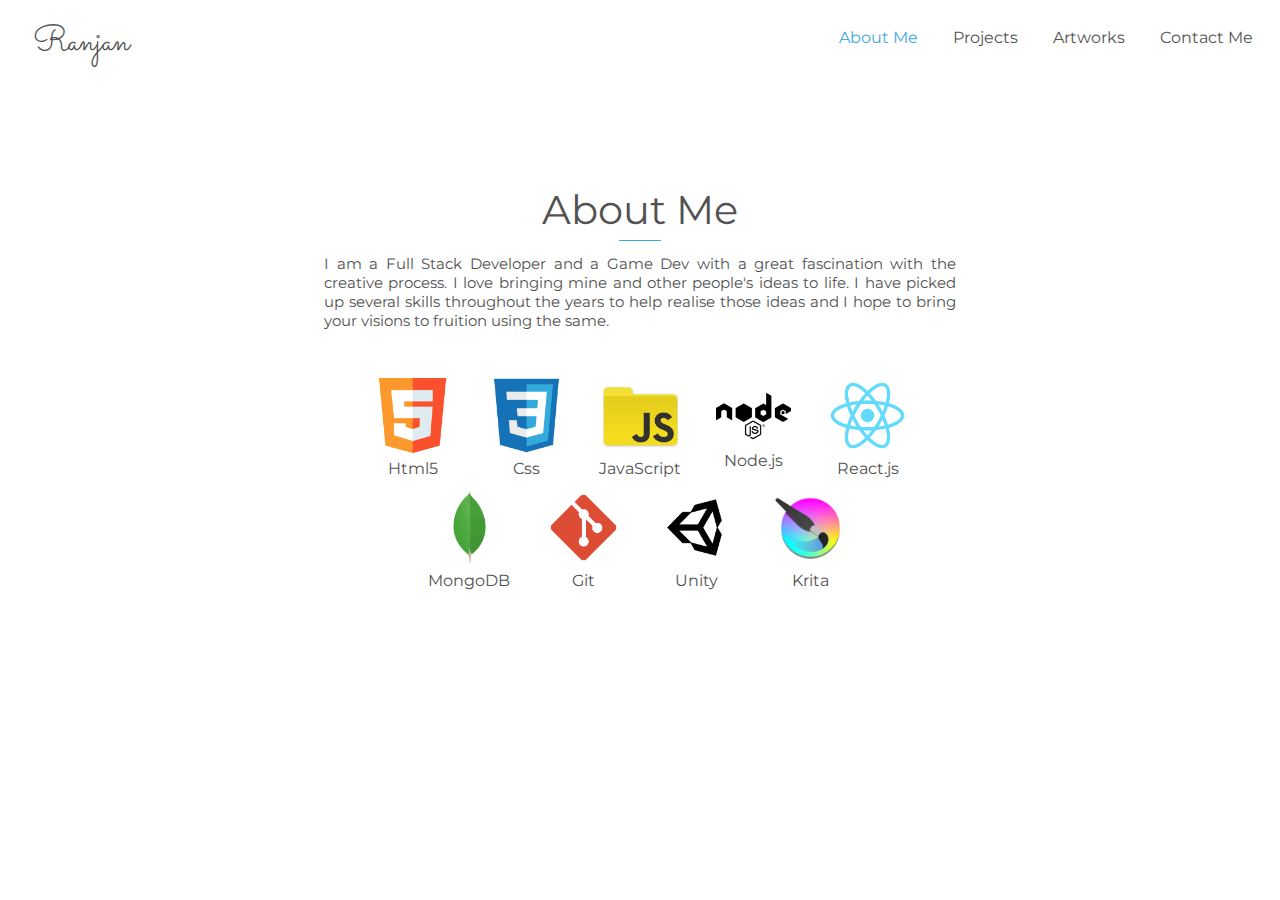
<file: about.html>
<html>

<head>
    <link rel="stylesheet"
          href="index.css">
    <link rel="stylesheet"
          href="aboutstyles.css">
</head>

<body>
    <div class="header">
        <div class="title">
            <a href="/index.html">Ranjan</a>

        </div>
        <div class="navmenu">
            <div class="small-menu">

                <div class="current">
                    <a href="/about.html">
                        About Me
                    </a>
                </div>
                <div>
                    <a href="/projects.html">

                        Projects
                    </a>
                </div>
                <div>
                    <a href="/art.html">

                        Artworks
                    </a>
                </div>
                <div class="contact">
                    <a href="/contact.html">
                        Contact Me
                    </a>
                </div>
            </div>

        </div>
    </div>
    <div class="content">
        <span style="font-size: 40px;">About Me</span>
        <div class="border-small"></div>

        <span class="about">I am a Full Stack Developer and a Game Dev with a
            great
            fascination with the
            creative process. I love bringing mine and other people's ideas to life.
            I have picked up several skills throughout the years to help realise those ideas and I hope to bring your
            visions to fruition using the same. </span>
        <div class="skills">
            <div class="skill-item"><img src="assets/logos/html.png"><span style="margin-top: 5%;"> Html5 </span> </div>
            <div class="skill-item"> <img src="assets/logos/css.png"><span style="margin-top: 5%;"> Css </span></div>
            <div class="skill-item"> <img src="assets/logos/js.png"><span style="margin-top: 5%;"> JavaScript </span>
            </div>
            <div class="skill-item"> <img src="assets/logos/node.png"> <span style="margin-top: 5%;"> Node.js </span>
            </div>
            <div class="skill-item"> <img src="assets/logos/react.png"><span style="margin-top: 5%;"> React.js </span>
            </div>
            <div class="skill-item"> <img src="assets/logos/mongodb.png"><span style="margin-top: 5%;"> MongoDB </span>
            </div>
            <div class="skill-item"> <img src="assets/logos/git.png"><span style="margin-top: 5%;"> Git </span></div>
            <div class="skill-item"> <img src="assets/logos/unity.png"><span style="margin-top: 5%;"> Unity </span>
            </div>
            <div class="skill-item"> <img src="assets/logos/krita.png"><span style="margin-top: 5%;"> Krita </span>
            </div>
        </div>
    </div>
</body>

</html>
</file>
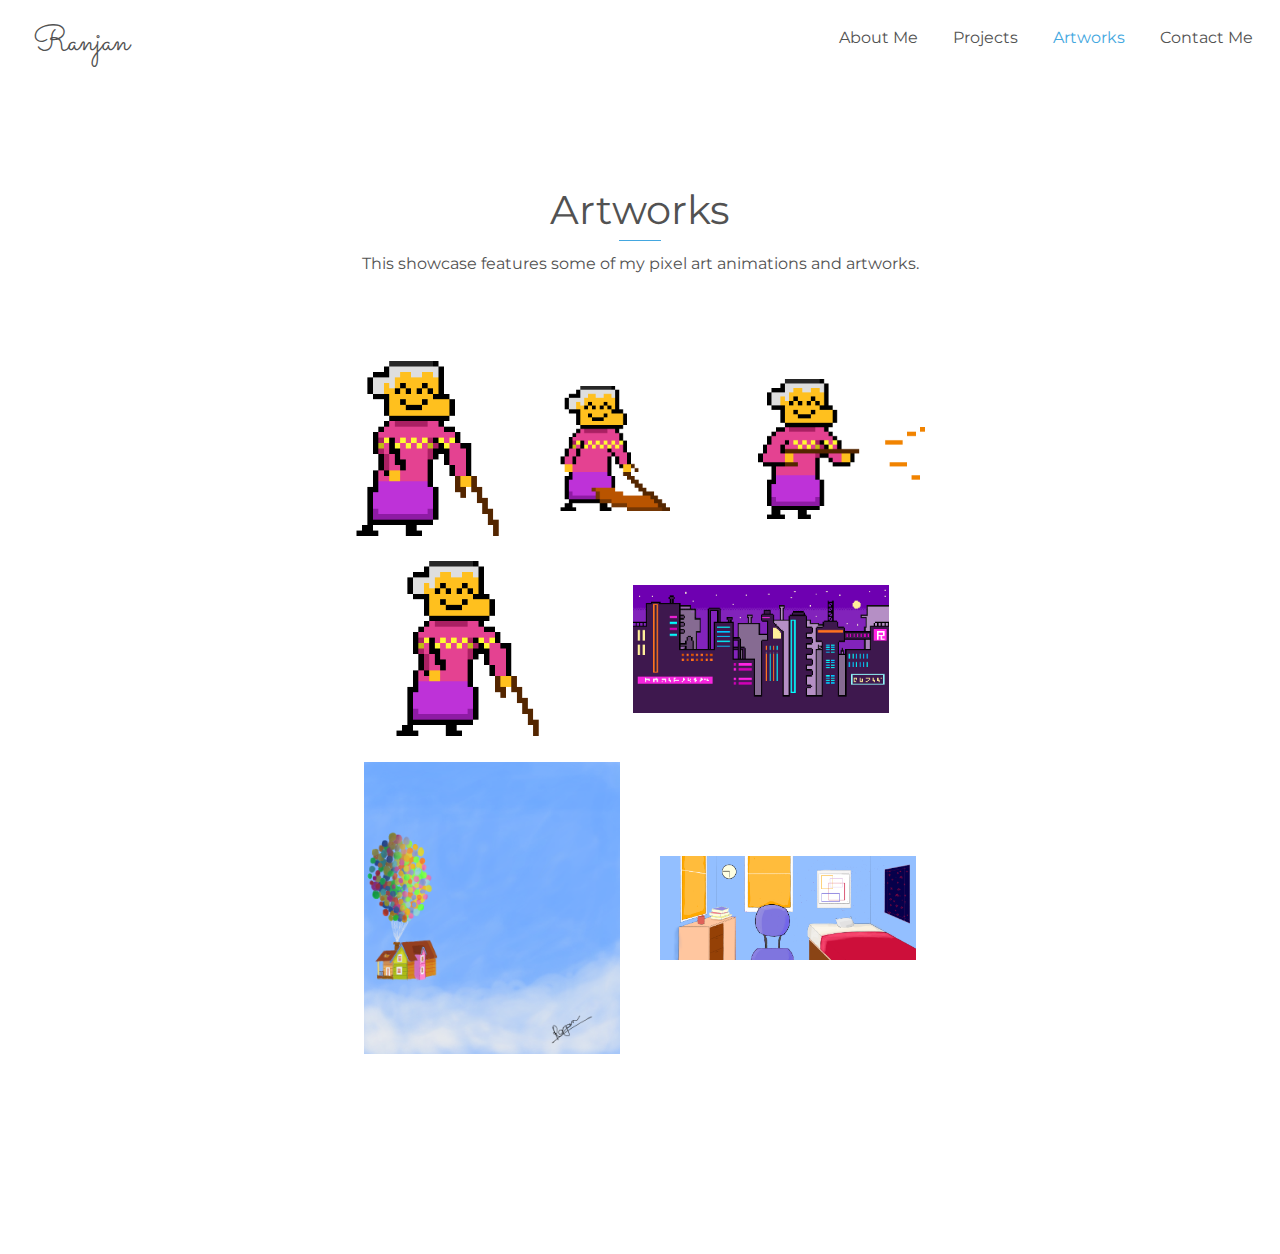
<file: art.html>
<html>

<head>
    <link rel="stylesheet"
          href="index.css">
          <link rel="stylesheet"
          href="artstyles.css">
</head>

<body>
    <div class="header">
        <div class="title">
            <a href="/index.html">Ranjan</a>
        </div>
        <div class="navmenu">
            <div class="small-menu">

                <div>
                    <a href="/about.html">
                        About Me
                    </a>
                </div>
                <div>
                    <a href="/projects.html">

                        Projects
                    </a>
                </div>
                <div class="current">
                    <a href="/art.html">

                        Artworks
                    </a>
                </div>
                <div class="contact">
                    <a href="/contact.html">
                        Contact Me
                    </a>
                </div>
            </div>

        </div>
    </div>
    <div class="content" style="height: 120% !important;">
        <span style="font-size: 40px;">Artworks</span>
        <div class="border-small"></div>
        <span style="margin-top: 1%;"> This showcase features some of my pixel art animations and artworks.
        </span>
    <div class="pictures">
        <img src="assets/Arts/grandma_move.gif">
        <img src="assets/Arts/grandma_attack.gif">
        <img src="assets/Arts/grandma_shoott.gif">
        <img src="assets/Arts/grandma_move.gif">
        <img src="assets/Arts/background1.png" style="width: 256px;">
        <img src="assets/Arts/pain.png" style="width: 256px;">
        <img src="assets/Arts/beautyroom.png" style="width: 256px;">

    </div>
    </div>
</body>

</html>
</file>
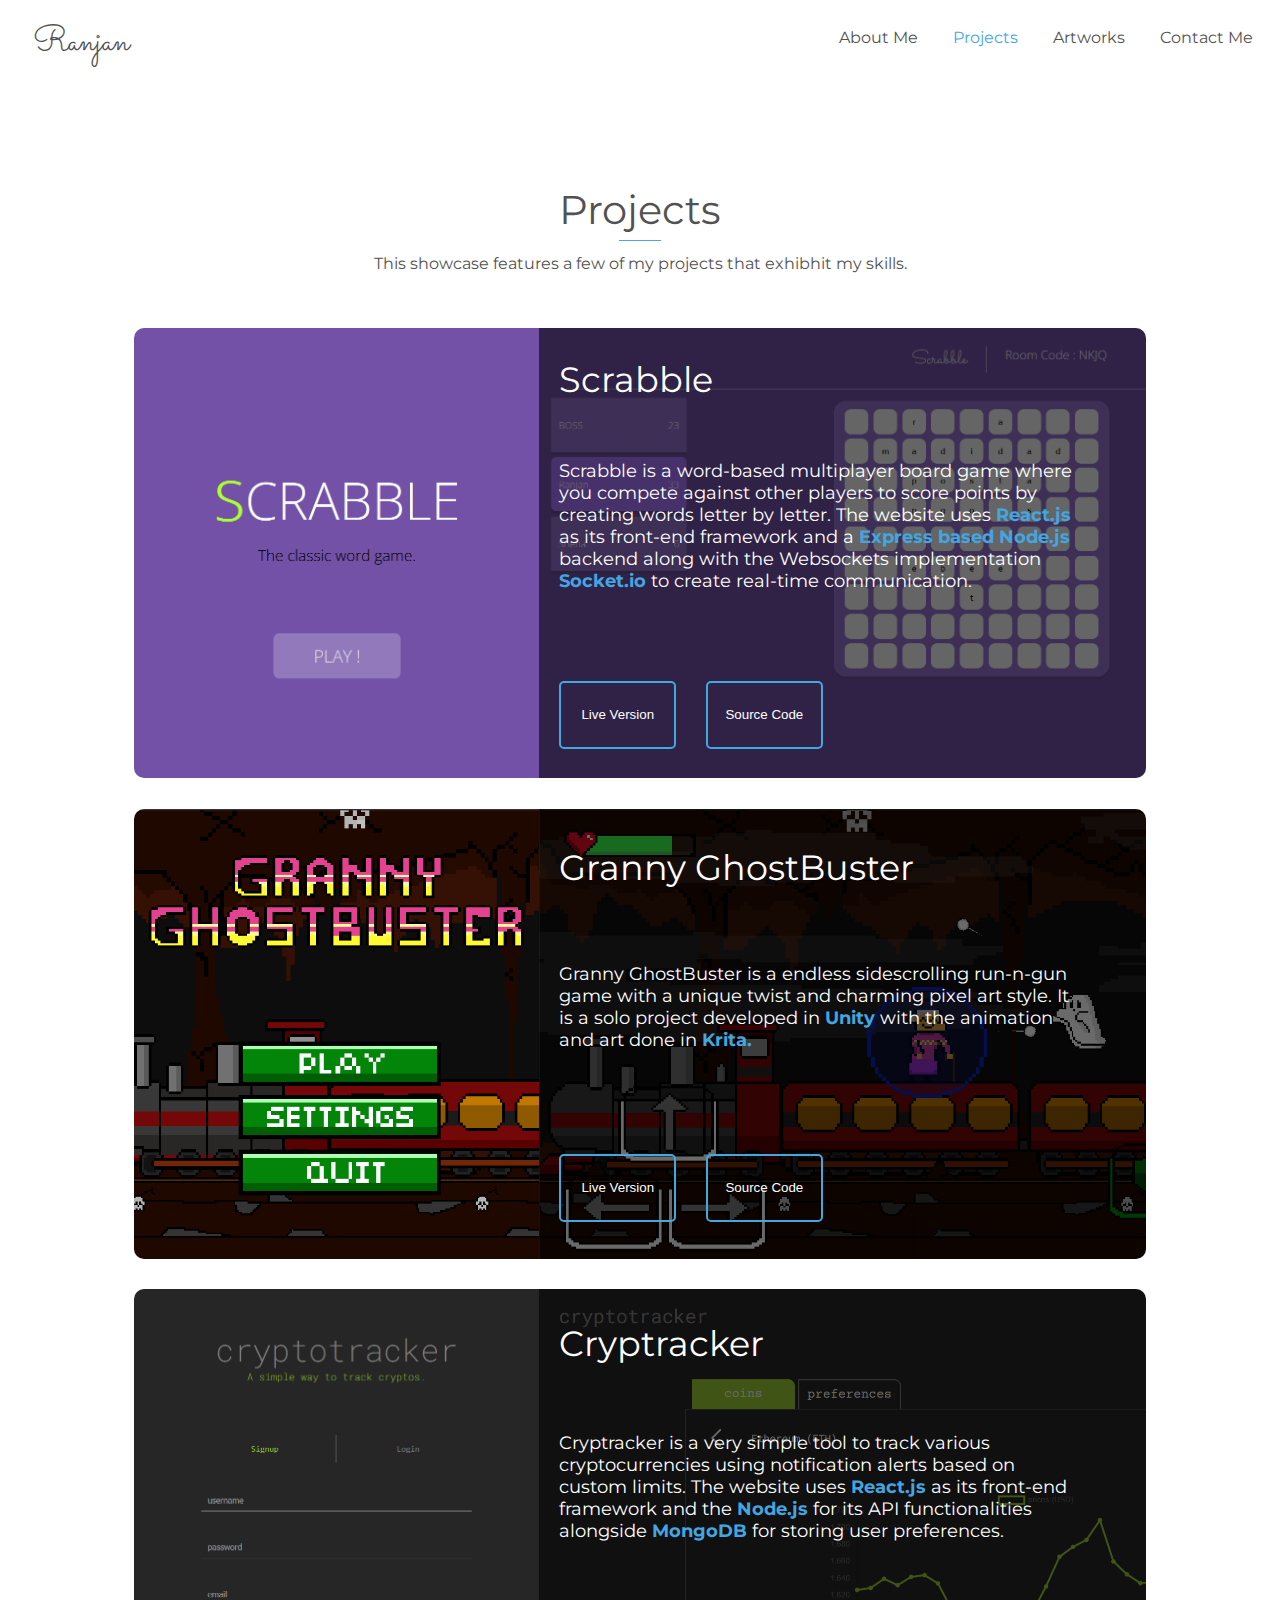
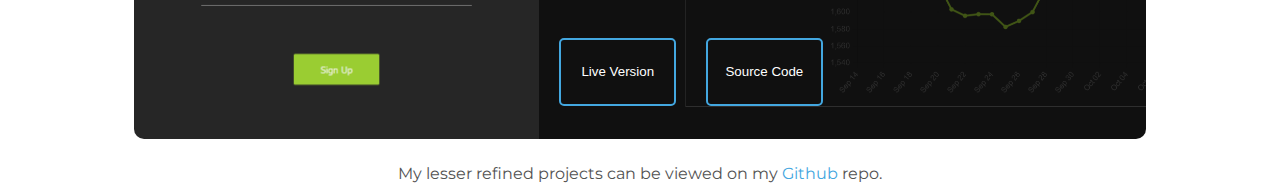
<file: projects.html>
<html>

<head>
    <link rel="stylesheet"
          href="index.css">
    <link rel="stylesheet"
          href="projectstyles.css">
</head>

<body>
    <div class="header">
        <div class="title">
            <a href="/index.html">Ranjan</a>

        </div>
        <div class="navmenu">
            <div class="small-menu">

                <div>
                    <a href="/about.html">
                        About Me
                    </a>
                </div>
                <div class="current">
                    <a href="/projects.html">

                        Projects
                    </a>
                </div>
                <div>
                    <a href="/art.html">

                        Artworks
                    </a>
                </div>
                <div class="contact">
                    <a href="/contact.html">
                        Contact Me
                    </a>
                </div>
            </div>

        </div>
    </div>
    <div class="content"
         style="height: auto;">
        <span style="font-size: 40px">Projects</span>
        <div class="border-small"></div>
        <span style="margin-top: 1%;"> This showcase features a few of my projects that exhibhit my skills.
        </span>
        <div class="projects">
            <div class="project-item"
                 id="scrabble">
                <img class="project-logo"
                     src="assets/scrabble.png">
                <div class="project-info">
                    <span style="font-size: 35px;">Scrabble</span>
                    <div class="project-desc">
                        Scrabble is a word-based multiplayer board game where you compete against other players to score
                        points by creating words letter by letter. The website uses <span
                              style="font-weight: bolder;color: #43A6E0;">React.js</span> as its front-end framework and
                        a <span style="font-weight: bolder;color: #43A6E0;">Express based Node.js</span> backend along
                        with the Websockets implementation <span
                              style="font-weight: bolder;color: #43A6E0;">Socket.io</span> to create real-time
                        communication.
                    </div>
                    <div class="buttons">
                        <a href="https://scrabbble.netlify.app/"
                           class="blue-button"
                           target="_blank"> <button>Live Version</button> </a>
                        <a href="https://github.com/ranjan210/scrabble-frontend"
                           class="blue-button"
                           target="_blank"> <button>Source Code</button> </a>
                    </div>
                </div>
            </div>

            <div class="project-item"
                 id="granny-ghostbuster">
                <img class="project-logo"
                     src="assets/title.png">
                <div class="project-info"
                     style="background-image: url(assets/gameplay.png);">
                    <span style="font-size: 35px;">Granny GhostBuster</span>
                    <div class="project-desc">
                        Granny GhostBuster is a endless sidescrolling run-n-gun game with a unique twist and charming
                        pixel art style. It is a solo project developed in <span
                              style="font-weight: bolder;color: #43A6E0;">Unity</span>
                        with the animation and art done in<span style="font-weight: bolder;color: #43A6E0;">
                            Krita.</span>
                    </div>
                    <div class="buttons">
                        <a href="https://play.google.com/store/apps/details?id=com.Clawon.GrannyGhostBuster"
                           class="blue-button"
                           target="_blank"> <button>Live Version</button> </a>
                        <a href="https://github.com/ranjan210/Granny-Ghostbuster"
                           class="blue-button"
                           target="_blank"><button>Source Code</button></a>
                    </div>
                </div>
            </div>
            <div class="project-item"
                 id="cryptracker">
                <img class="project-logo"
                     src="assets/crypttracker-cover.png">
                <div class="project-info"
                     style="background-image: url(assets/cryptracker-2.png);">
                    <span style="font-size: 35px;">Cryptracker</span>
                    <div class="project-desc">
                        Cryptracker is a very simple tool to track various cryptocurrencies using notification alerts
                        based on custom limits. The website uses
                        <span style="font-weight: bolder;color: #43A6E0;">React.js</span> as its front-end framework and
                        the
                        <span style="font-weight: bolder;color: #43A6E0;">Node.js</span> for its API functionalities
                        alongside <span style="font-weight: bolder;color: #43A6E0;">MongoDB</span> for storing user preferences.

                    </div>
                    <div class="buttons">
                        <a href="https://cryptracker-lite.netlify.app/"
                           class="blue-button"
                           target="_blank"> <button>Live Version</button> </a>
                        <a href="https://github.com/ranjan210/cryptotracker-frontend"
                           class="blue-button"
                           target="_blank"><button>Source Code</button></a>
                    </div>
                </div>
            </div>
        </div>
        <span style="margin-top: 2%;"> My lesser refined projects can be viewed on my <a
               href="https://github.com/ranjan210"
               target="_blank"
               style="color: #43A6E0;">Github </a> repo. </span>
    </div>
</body>

</html>
</file>
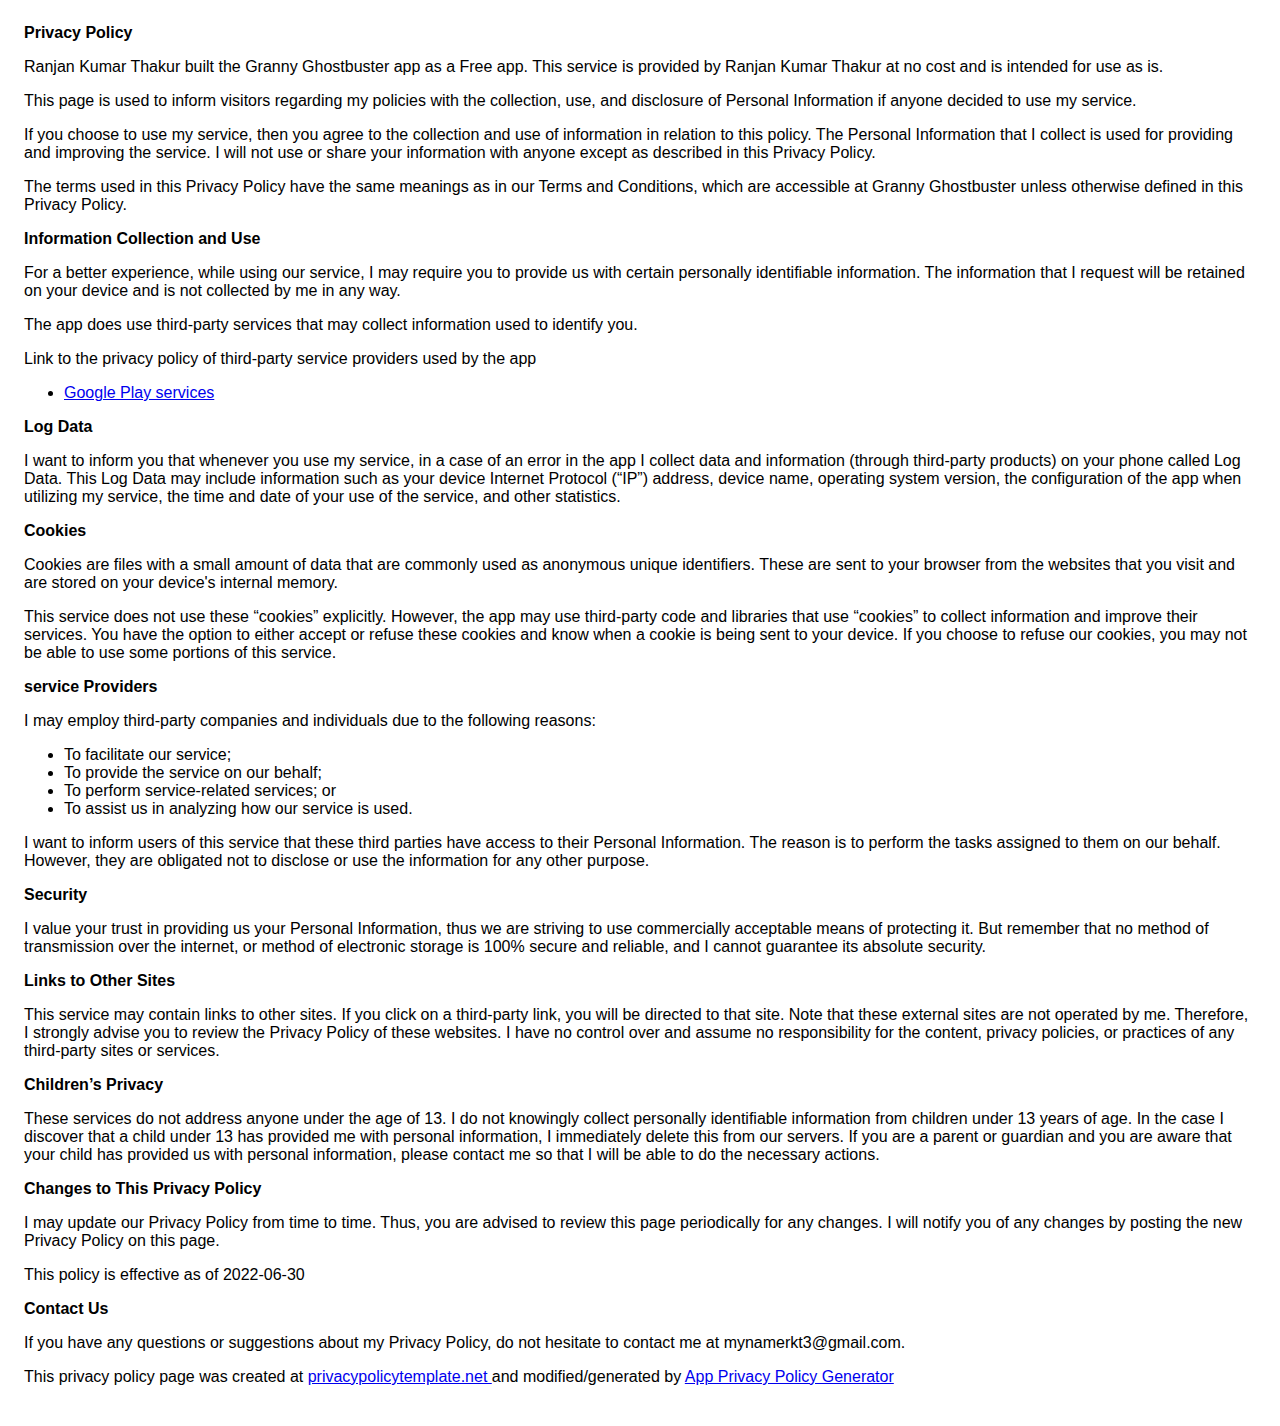
<file: PrivacyPolicy/policy.html>
<!DOCTYPE html>
    <html>
    <head>
      <meta charset='utf-8'>
      <meta name='viewport' content='width=device-width'>
      <title>Privacy Policy</title>
      <style> body { font-family: 'Helvetica Neue', Helvetica, Arial, sans-serif; padding:1em; } </style>
    </head>
    <body>
    <strong>Privacy Policy</strong> <p>
                  Ranjan Kumar Thakur built the Granny Ghostbuster app as
                  a Free app. This service is provided by
                  Ranjan Kumar Thakur at no cost and is intended for use as
                  is.
                </p> <p>
                  This page is used to inform visitors regarding my
                  policies with the collection, use, and disclosure of Personal
                  Information if anyone decided to use my service.
                </p> <p>
                  If you choose to use my service, then you agree to
                  the collection and use of information in relation to this
                  policy. The Personal Information that I collect is
                  used for providing and improving the service. I will not use or share your information with
                  anyone except as described in this Privacy Policy.
                </p> <p>
                  The terms used in this Privacy Policy have the same meanings
                  as in our Terms and Conditions, which are accessible at
                  Granny Ghostbuster unless otherwise defined in this Privacy Policy.
                </p> <p><strong>Information Collection and Use</strong></p> <p>
                  For a better experience, while using our service, I
                  may require you to provide us with certain personally
                  identifiable information. The information that
                  I request will be retained on your device and is not collected by me in any way.
                </p> <div><p>
                    The app does use third-party services that may collect
                    information used to identify you.
                  </p> <p>
                    Link to the privacy policy of third-party service providers used
                    by the app
                  </p> <ul><li><a href="https://www.google.com/policies/privacy/" target="_blank" rel="noopener noreferrer">Google Play services</a></li><!----><!----><!----><!----><!----><!----><!----><!----><!----><!----><!----><!----><!----><!----><!----><!----><!----><!----><!----><!----><!----><!----><!----><!----><!----><!----><!----></ul></div> <p><strong>Log Data</strong></p> <p>
                  I want to inform you that whenever you
                  use my service, in a case of an error in the app
                  I collect data and information (through third-party
                  products) on your phone called Log Data. This Log Data may
                  include information such as your device Internet Protocol
                  (“IP”) address, device name, operating system version, the
                  configuration of the app when utilizing my service,
                  the time and date of your use of the service, and other
                  statistics.
                </p> <p><strong>Cookies</strong></p> <p>
                  Cookies are files with a small amount of data that are
                  commonly used as anonymous unique identifiers. These are sent
                  to your browser from the websites that you visit and are
                  stored on your device's internal memory.
                </p> <p>
                  This service does not use these “cookies” explicitly. However,
                  the app may use third-party code and libraries that use
                  “cookies” to collect information and improve their services.
                  You have the option to either accept or refuse these cookies
                  and know when a cookie is being sent to your device. If you
                  choose to refuse our cookies, you may not be able to use some
                  portions of this service.
                </p> <p><strong>service Providers</strong></p> <p>
                  I may employ third-party companies and
                  individuals due to the following reasons:
                </p> <ul><li>To facilitate our service;</li> <li>To provide the service on our behalf;</li> <li>To perform service-related services; or</li> <li>To assist us in analyzing how our service is used.</li></ul> <p>
                  I want to inform users of this service
                  that these third parties have access to their Personal
                  Information. The reason is to perform the tasks assigned to
                  them on our behalf. However, they are obligated not to
                  disclose or use the information for any other purpose.
                </p> <p><strong>Security</strong></p> <p>
                  I value your trust in providing us your
                  Personal Information, thus we are striving to use commercially
                  acceptable means of protecting it. But remember that no method
                  of transmission over the internet, or method of electronic
                  storage is 100% secure and reliable, and I cannot
                  guarantee its absolute security.
                </p> <p><strong>Links to Other Sites</strong></p> <p>
                  This service may contain links to other sites. If you click on
                  a third-party link, you will be directed to that site. Note
                  that these external sites are not operated by me.
                  Therefore, I strongly advise you to review the
                  Privacy Policy of these websites. I have
                  no control over and assume no responsibility for the content,
                  privacy policies, or practices of any third-party sites or
                  services.
                </p> <p><strong>Children’s Privacy</strong></p> <div><p>
                    These services do not address anyone under the age of 13.
                    I do not knowingly collect personally
                    identifiable information from children under 13 years of age. In the case
                    I discover that a child under 13 has provided
                    me with personal information, I immediately
                    delete this from our servers. If you are a parent or guardian
                    and you are aware that your child has provided us with
                    personal information, please contact me so that
                    I will be able to do the necessary actions.
                  </p></div> <!----> <p><strong>Changes to This Privacy Policy</strong></p> <p>
                  I may update our Privacy Policy from
                  time to time. Thus, you are advised to review this page
                  periodically for any changes. I will
                  notify you of any changes by posting the new Privacy Policy on
                  this page.
                </p> <p>This policy is effective as of 2022-06-30</p> <p><strong>Contact Us</strong></p> <p>
                  If you have any questions or suggestions about my
                  Privacy Policy, do not hesitate to contact me at mynamerkt3@gmail.com.
                </p> <p>This privacy policy page was created at <a href="https://privacypolicytemplate.net" target="_blank" rel="noopener noreferrer">privacypolicytemplate.net </a>and modified/generated by <a href="https://app-privacy-policy-generator.nisrulz.com/" target="_blank" rel="noopener noreferrer">App Privacy Policy Generator</a></p>
    </body>
    </html>
</file>
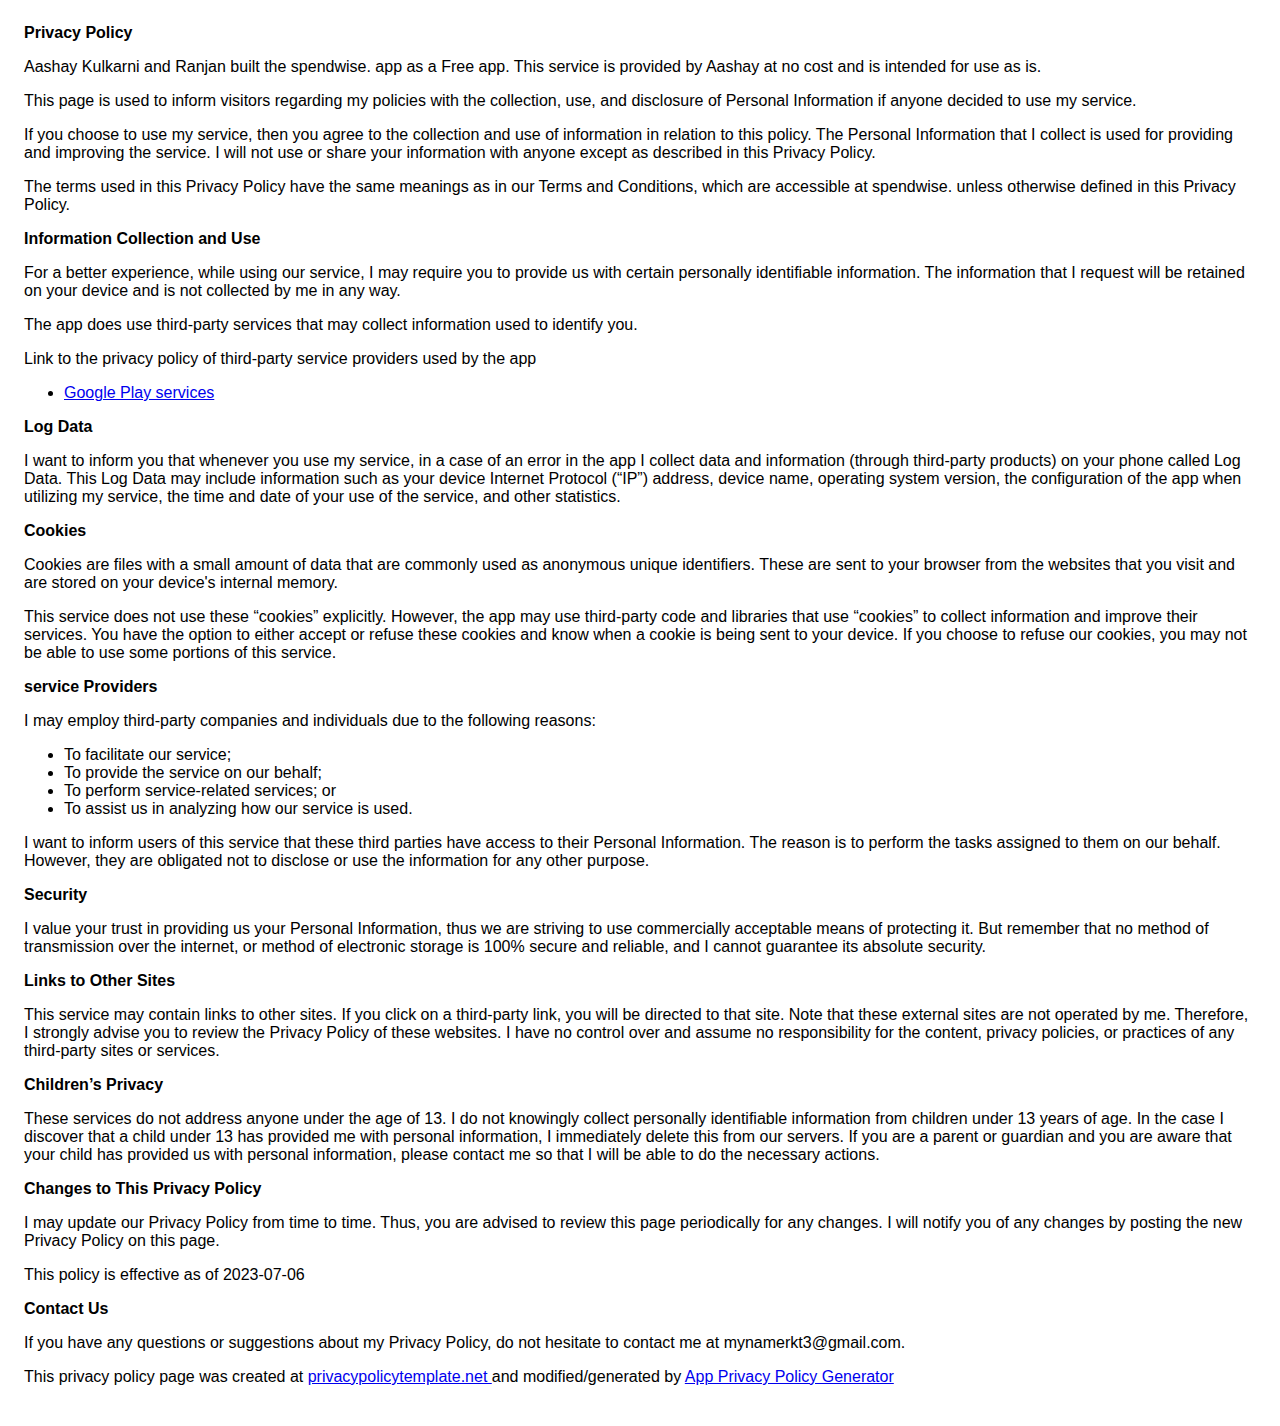
<file: PrivacyPolicy/policy2.html>
<!DOCTYPE html>
    <html>
    <head>
      <meta charset='utf-8'>
      <meta name='viewport' content='width=device-width'>
      <title>Privacy Policy</title>
      <style> body { font-family: 'Helvetica Neue', Helvetica, Arial, sans-serif; padding:1em; } </style>
    </head>
    <body>
    <strong>Privacy Policy</strong> <p>
                  Aashay Kulkarni and Ranjan built the spendwise. app as
                  a Free app. This service is provided by
                  Aashay at no cost and is intended for use as
                  is.
                </p> <p>
                  This page is used to inform visitors regarding my
                  policies with the collection, use, and disclosure of Personal
                  Information if anyone decided to use my service.
                </p> <p>
                  If you choose to use my service, then you agree to
                  the collection and use of information in relation to this
                  policy. The Personal Information that I collect is
                  used for providing and improving the service. I will not use or share your information with
                  anyone except as described in this Privacy Policy.
                </p> <p>
                  The terms used in this Privacy Policy have the same meanings
                  as in our Terms and Conditions, which are accessible at
                  spendwise. unless otherwise defined in this Privacy Policy.
                </p> <p><strong>Information Collection and Use</strong></p> <p>
                  For a better experience, while using our service, I
                  may require you to provide us with certain personally
                  identifiable information. The information that
                  I request will be retained on your device and is not collected by me in any way.
                </p> <div><p>
                    The app does use third-party services that may collect
                    information used to identify you.
                  </p> <p>
                    Link to the privacy policy of third-party service providers used
                    by the app
                  </p> <ul><li><a href="https://www.google.com/policies/privacy/" target="_blank" rel="noopener noreferrer">Google Play services</a></li><!----><!----><!----><!----><!----><!----><!----><!----><!----><!----><!----><!----><!----><!----><!----><!----><!----><!----><!----><!----><!----><!----><!----><!----><!----><!----><!----></ul></div> <p><strong>Log Data</strong></p> <p>
                  I want to inform you that whenever you
                  use my service, in a case of an error in the app
                  I collect data and information (through third-party
                  products) on your phone called Log Data. This Log Data may
                  include information such as your device Internet Protocol
                  (“IP”) address, device name, operating system version, the
                  configuration of the app when utilizing my service,
                  the time and date of your use of the service, and other
                  statistics.
                </p> <p><strong>Cookies</strong></p> <p>
                  Cookies are files with a small amount of data that are
                  commonly used as anonymous unique identifiers. These are sent
                  to your browser from the websites that you visit and are
                  stored on your device's internal memory.
                </p> <p>
                  This service does not use these “cookies” explicitly. However,
                  the app may use third-party code and libraries that use
                  “cookies” to collect information and improve their services.
                  You have the option to either accept or refuse these cookies
                  and know when a cookie is being sent to your device. If you
                  choose to refuse our cookies, you may not be able to use some
                  portions of this service.
                </p> <p><strong>service Providers</strong></p> <p>
                  I may employ third-party companies and
                  individuals due to the following reasons:
                </p> <ul><li>To facilitate our service;</li> <li>To provide the service on our behalf;</li> <li>To perform service-related services; or</li> <li>To assist us in analyzing how our service is used.</li></ul> <p>
                  I want to inform users of this service
                  that these third parties have access to their Personal
                  Information. The reason is to perform the tasks assigned to
                  them on our behalf. However, they are obligated not to
                  disclose or use the information for any other purpose.
                </p> <p><strong>Security</strong></p> <p>
                  I value your trust in providing us your
                  Personal Information, thus we are striving to use commercially
                  acceptable means of protecting it. But remember that no method
                  of transmission over the internet, or method of electronic
                  storage is 100% secure and reliable, and I cannot
                  guarantee its absolute security.
                </p> <p><strong>Links to Other Sites</strong></p> <p>
                  This service may contain links to other sites. If you click on
                  a third-party link, you will be directed to that site. Note
                  that these external sites are not operated by me.
                  Therefore, I strongly advise you to review the
                  Privacy Policy of these websites. I have
                  no control over and assume no responsibility for the content,
                  privacy policies, or practices of any third-party sites or
                  services.
                </p> <p><strong>Children’s Privacy</strong></p> <div><p>
                    These services do not address anyone under the age of 13.
                    I do not knowingly collect personally
                    identifiable information from children under 13 years of age. In the case
                    I discover that a child under 13 has provided
                    me with personal information, I immediately
                    delete this from our servers. If you are a parent or guardian
                    and you are aware that your child has provided us with
                    personal information, please contact me so that
                    I will be able to do the necessary actions.
                  </p></div> <!----> <p><strong>Changes to This Privacy Policy</strong></p> <p>
                  I may update our Privacy Policy from
                  time to time. Thus, you are advised to review this page
                  periodically for any changes. I will
                  notify you of any changes by posting the new Privacy Policy on
                  this page.
                </p> <p>This policy is effective as of 2023-07-06</p> <p><strong>Contact Us</strong></p> <p>
                  If you have any questions or suggestions about my
                  Privacy Policy, do not hesitate to contact me at mynamerkt3@gmail.com.
                </p> <p>This privacy policy page was created at <a href="https://privacypolicytemplate.net" target="_blank" rel="noopener noreferrer">privacypolicytemplate.net </a>and modified/generated by <a href="https://app-privacy-policy-generator.nisrulz.com/" target="_blank" rel="noopener noreferrer">App Privacy Policy Generator</a></p>
    </body>
    </html>
</file>
<file: index.css>
@import url("https://fonts.googleapis.com/css2?family=Montserrat:wght@300&family=Open+Sans:wght@300&family=Sacramento&display=swap");
@import url('https://fonts.googleapis.com/css2?family=Montserrat:wght@100&display=swap');
body {
  background: white;
  color: rgb(82, 82, 82);
  font-family: "Montserrat", cursive;
  overflow-x: hidden;
}

a{
  text-decoration: none;
  outline: none;
  color: inherit;

}

a:visited{
  text-decoration: none;
  outline: none;
  color: inherit;
}


.flex-row{
  display: flex;
  width: 100%;
  flex-direction: row;
  align-items: center;
  justify-content: center;
}

.flex-col{
  display: flex;
  flex-direction: column;
  align-items: center;
  justify-content: center;
}

.main-page {
  display: flex;
  flex-direction: column;
  align-items: center;
  justify-content: flex-start;
  position: relative;
  width: 100%;
  height: 100%;
}

.header {
  width: 100%;
  height: 20%;
  display: flex;
  flex-direction: row;
  top: 1%;
  left: 1%;
  position: relative;
}

.title {
  height: 40%;
  width: 50%;
  margin-left: 1%;
  font-size: 35px;
  font-family: "Sacramento", cursive;
}

.title>text{
  cursor: pointer;

}

.navmenu {
  width: 50%;
  height: 40%;
  display: flex;
  flex-direction: row;
  justify-content: flex-end;
  align-items: flex-start;
  margin-top: 1%;
}

.small-menu {
  width: 80%;
  display: flex;
  flex-direction: row;
  justify-content: flex-end;
  align-items: center;
  font-size: 1em;
  padding-right: 5%;
}

.small-menu > div {
  display: flex;
  flex-direction: row;
  align-items: center;
  justify-content: center;
  height: 1em;
  margin-left: 7%;
  position: relative;
  z-index: 2;
}

.small-menu > div:hover {
  cursor: pointer;
}

.small-menu > div:after {
  content: '';
  position: absolute;
  width: 100%;
  height: 100%;
  top: 1%;
  left: 0;
  z-index: 1;
  pointer-events: none;
}

.small-menu > div:hover:after { 
/*  font-size: 1.1em;*/
  border-bottom: 1px solid rgb(67, 167, 224);
}

.current{
  color:  rgb(67, 167, 224);
  
}



.content {
  width: 100%;
  height: 80%;
  position: relative;
  display: flex;
  flex-direction: column;
  align-items: center;
  justify-content: flex-start;
  
}

.box{
  border:transparent 1px black;
  border-radius: 10px;
  width: 50%;
  height: 60%;
  position: relative;
  display: flex;
  flex-direction: column;
  align-items: center;
  justify-content: center;
  font-size: 35px;
}

.border-small{
  margin-top: 0.5%;
  width: 5ex;
  border-bottom: 1px solid rgb(67,167,224);
}

.icons{
  display:flex;
  flex-direction: row;
  justify-content: center;
  margin-top: 3%;
  width: 40%;
}

.blue-heading{
  font-size: 20px;
  color: rgb(67,167,224);
  margin-top: 2%;
}

.small-icon{
  margin-left: 6%;
  width: 15%;
  object-fit: cover;
  cursor: pointer;
}


.image-icon{
  width: 100%;
  object-fit: cover;
  transition: background-color 0.5s,transform 0.2s;
}

.image-icon:hover{
  background-color: rgba(67, 166, 224);
  transform: scale(1.1);
}

@media only screen and (orientation: portrait) {
  .navmenu {
    width: 90%;
    font-size: 1.2em;
  }

  .small-menu{
    width: 100%;
  }

  .box{
    height: 25%;
    width: 90%;
    font-size: 50px;
  }

  .blue-heading{
    font-size: 30px;
  }

  .icons{
    width: 70%;
  }
}
</file>
<file: aboutstyles.css>
.skills {
  display: flex;
  flex-direction: row;
  flex-wrap: wrap;
  width: 50%;
  justify-content: center;
  margin-top: 5%;
}

.skill-item {
  display: flex;
  flex-direction: column;
  justify-content: center;
  align-items: center;
  width: 18%;
  height: 20%;
  margin-top: 2%;
}

.skill-item > img {
  width: 75px;
  height: 75px;
  object-fit: contain;
}

.about {
  margin-top: 1%;
  text-align: justify;
  width: 50%;
  font-size: 15px;
}

@media only screen and (orientation: portrait) {
.about{
  width: 70%;
  font-size: 25px;
}

.skills{
  margin-top: 10%;
  width: 70%;
}

.skill-item > img {
  width: 90px;
  object-fit: contain;
}

}
</file>
<file: artstyles.css>
.pictures{
    display: flex;
    display: flex;
    flex-direction: row;
    flex-wrap: wrap;
    width: 50%;
    justify-content: space-evenly;
    margin-top: 5%;
}   

.pictures > img{
    width: 175px;
    object-fit: contain;
    margin-top: 4%;
}
</file>
<file: projectstyles.css>
.projects {
  display: flex;
  flex-direction: column;
  justify-content: flex-start;
  align-items: center;
  width: 80%;
  margin-top: 2%;
}

.project-item {
  display: flex;
  flex-direction: row;
  width: 100%;
  height: 50vh;
  justify-content: flex-start;
  margin-top: 3%;
}

.project-logo {
  width: 40%;
  height: 100%;
  object-fit: cover;
  border-radius: 10px 0px 0px 10px;
}

.project-info {
  width: 70%;
  height: 100%;
  display: flex;
  flex-direction: column;
  justify-content: space-around;
  padding-left: 2%;
  background-image: url("assets/scrabble-2.png");
  background-color: rgba(62, 62, 62, 0.774);
  background-blend-mode: multiply;
  background-size: cover;
  color: white;
  border-radius: 0px 10px 10px 0px;

}

.project-desc {
  width: 90%;
  font-size: 18px;
  text-align: left;
}

.buttons {
  width: 50%;
  height: 15%;
  display: flex;
  flex-direction: row;
  justify-content: flex-start;
  margin-top: 5%;
}

.blue-button {
  width: 50%;
  height: 100%;
  margin-right: 10%;

}

.blue-button > button {
  width: 100%;
  height: 100%;
  border: 2px solid rgb(67, 167, 224);
  border-radius: 5px;
  background-color: transparent;
  color: white;
  transition: transform 0.2s;
}

.blue-button > button:hover {
  background-color: rgb(67, 167, 224);
  color: white;
  transform: scale(1.07);
}

@media only screen and (orientation: portrait) {
  .project-item{
    height: 20vh;
  }

  .projects{
    width: 100%;
  }

  .project-item{
    width: 90%;
  }
}
</file>
